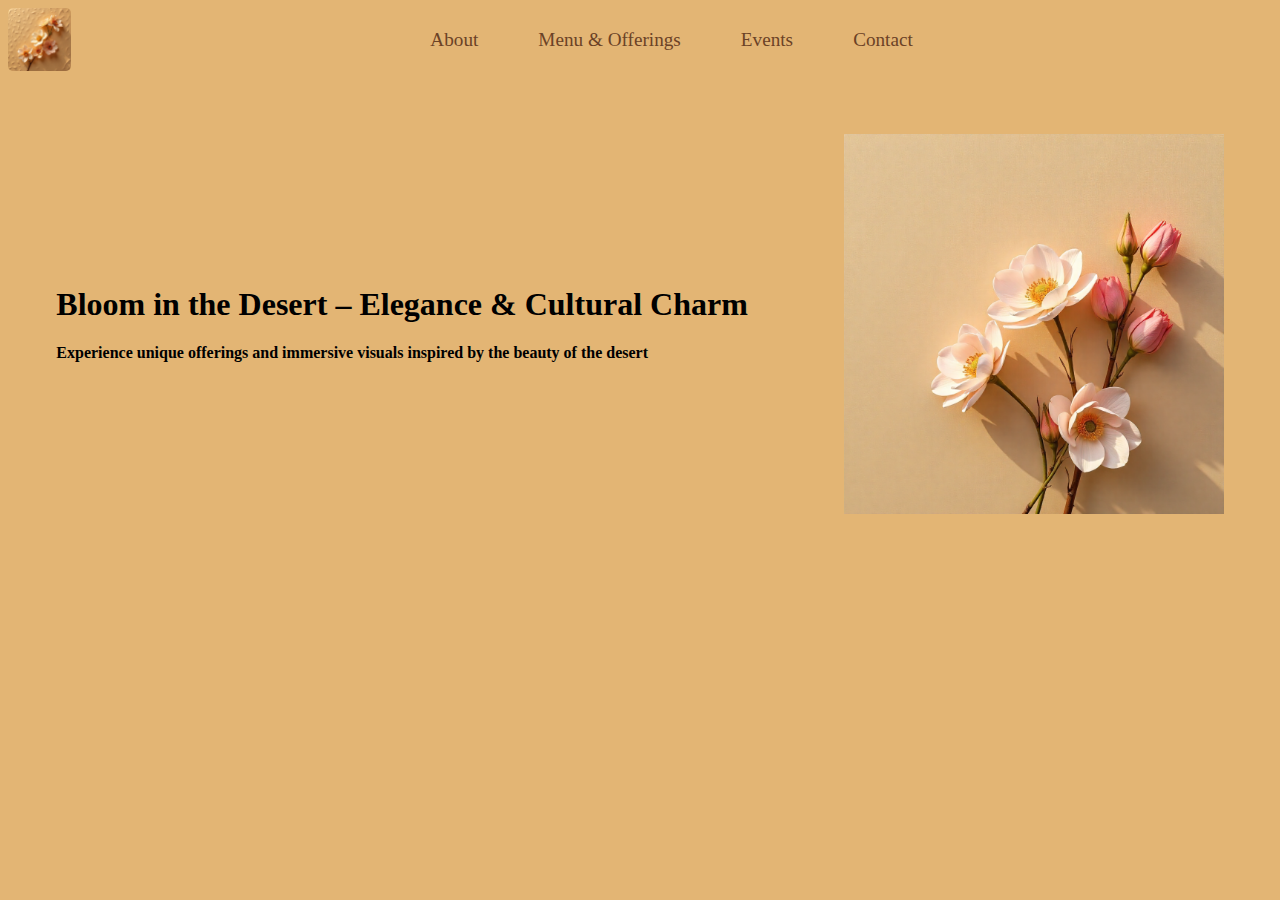
<file: index.html>
<!DOCTYPE html>
<html lang="en">
<head>
    <meta charset="UTF-8">
    <meta name="viewport" content="width=device-width, initial-scale=1.0">
    <link rel="stylesheet" href="style.css">
    <title>Bloom in the Desert</title>
</head>
<body>
    <!-- Start Navbar -->
     <nav>
        <div class="nav">
            <img src="bloom in desert.webp" alt="Bloom IN Desert">
            <div class="links">
                <a href="About.html" target="_blank">About</a>
                <a href="Offers.html" target="_blank">Menu & Offerings</a>
                <a href="Events.html" target="_blank">Events</a>
                <a href="Contact.html" target="_blank">Contact</a>
            </div>
        </div>
     </nav>
     <!-- End NavBar -->

      <!-- Start Header -->
       <header>
        <div class="Header">
            <div>
            <h1>Bloom in the Desert – Elegance & Cultural Charm</h1>
            <h4>Experience unique offerings and immersive visuals inspired by the beauty of the desert</h4>
            </div>
            <img src="header_picture.webp" alt="Bloom in the Desert">
        </div>
       </header>
       <!-- End Header -->
</body>
</html>
</file>
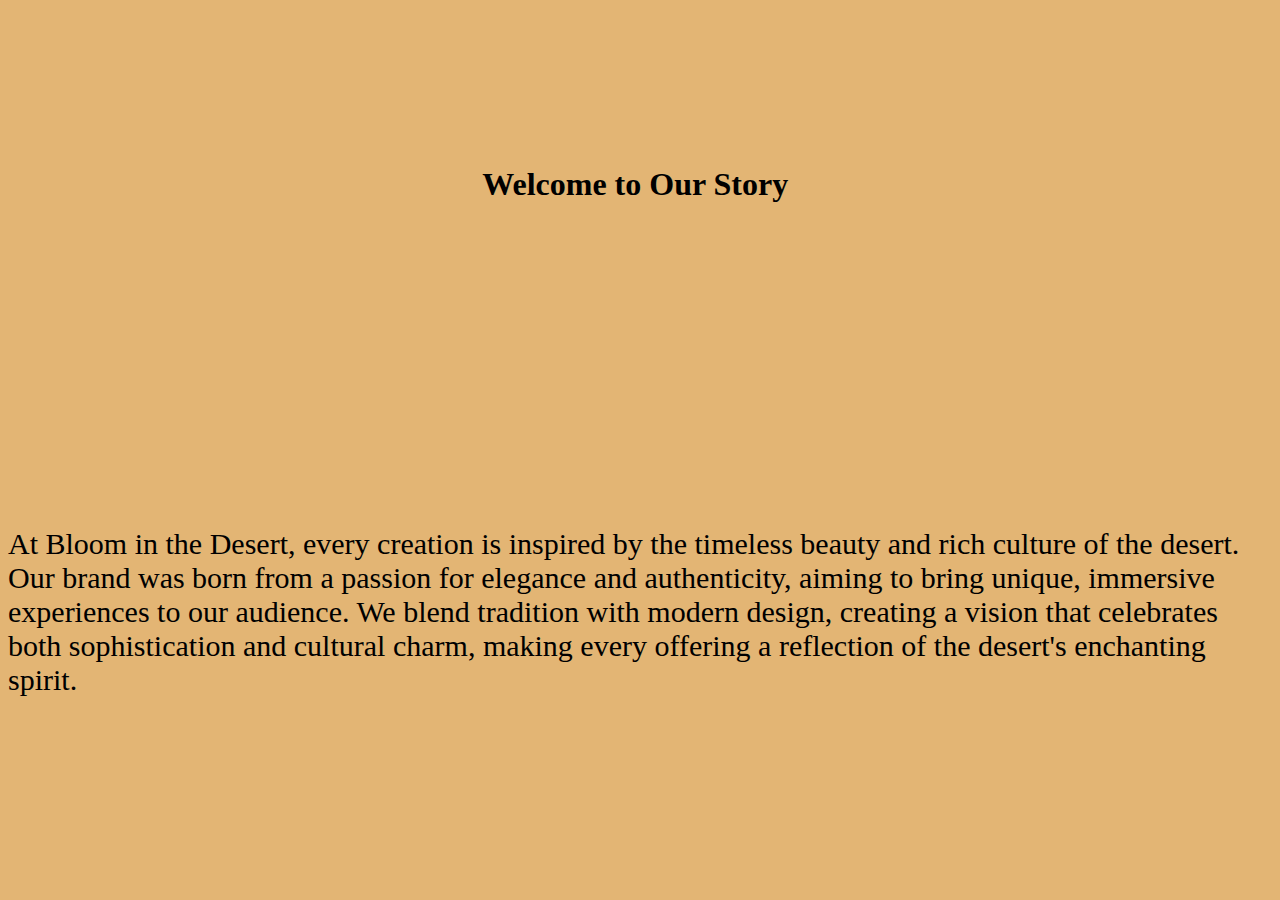
<file: About.html>
<!DOCTYPE html>
<html lang="en">
<head>
    <meta charset="UTF-8">
    <meta name="viewport" content="width=device-width, initial-scale=1.0">
    <link rel="stylesheet" href="styleAbout.css">
    <title>About Us</title>
</head>
<body>
    <div>
        <h1>Welcome to Our Story</h1>
        <p>At Bloom in the Desert, every creation is inspired by the timeless beauty and rich culture of the desert. Our brand was born from a passion for elegance and authenticity, aiming to bring unique, immersive experiences to our audience. We blend tradition with modern design, creating a vision that celebrates both sophistication and cultural charm, making every offering a reflection of the desert's enchanting spirit.</p>
    </div>
</body>
</html>
</file>
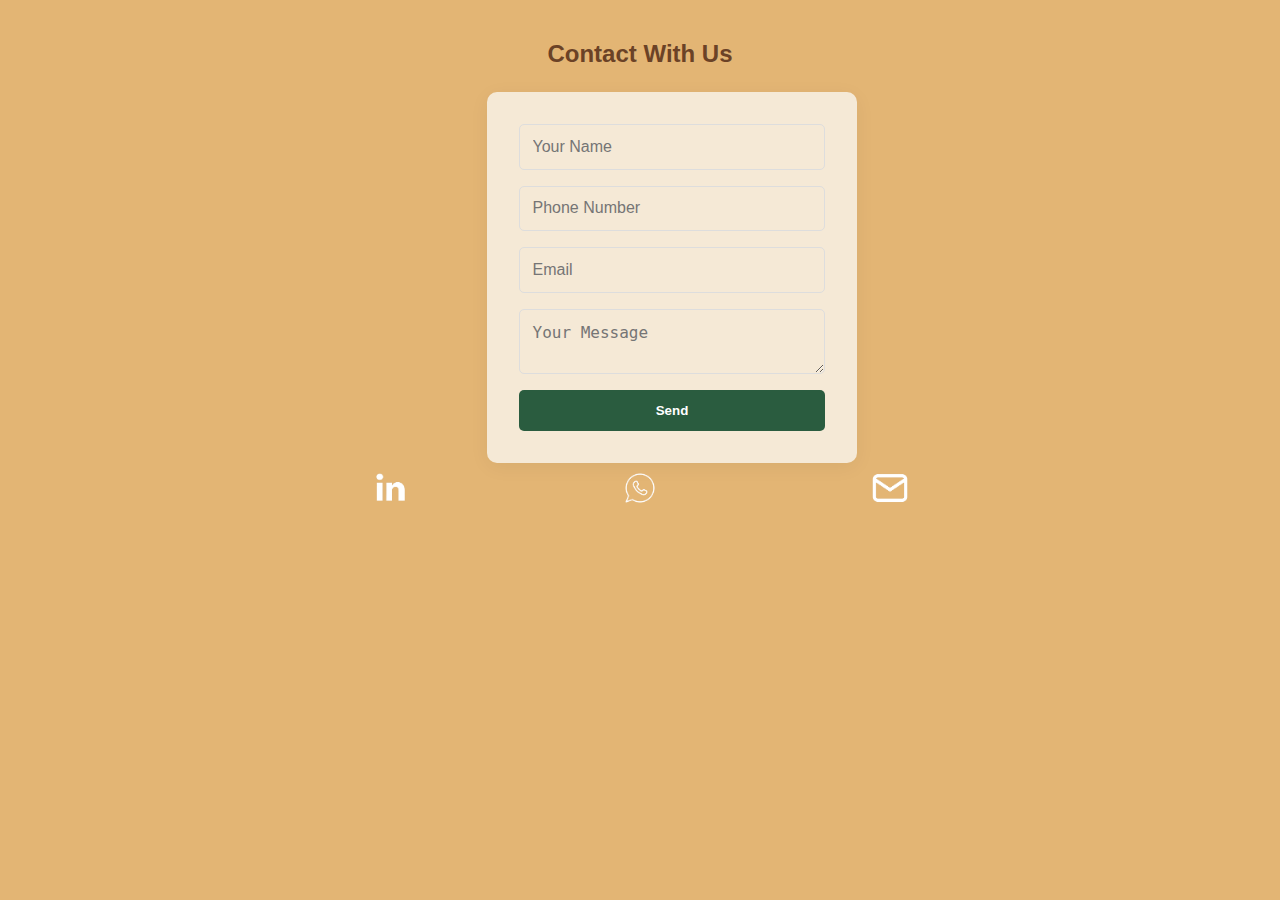
<file: Contact.html>
<!DOCTYPE html>
<html lang="en">
<head>
    <meta charset="UTF-8">
    <meta name="viewport" content="width=device-width, initial-scale=1.0">
    <link rel="stylesheet" href="contactStyle.css">
    <title>Contact Us</title>
</head>
<body>
<main>
     <!-- <h2>Find Us</h2> -->
         <!-- <div class="map-container">
            <iframe 
                src="#"
                width="600" 
                height="450" 
                style="border:0;" 
                allowfullscreen="" 
                loading="lazy">
            </iframe> 
        </div>  -->
          <!-- Please Send For Me The Link of Location and I Can add It to Appeaer in The Website -->
    
    
    <div class="cd">

<h2>Contact With Us</h2>
    <div>
    <form action="#" method="POST" class="form">
      <input type="text" name="name" placeholder="Your Name" required>
      <input type="number" name="phone_number" placeholder="Phone Number">
      <input type="email" name="email" placeholder="Email" required>
      <textarea name="message" placeholder="Your Message"></textarea>
      <button type="submit">Send</button>
    </form>
    </div>

<!-- Social Media Links -->

    <div class="social" >
        <a href="#"><img src="Linkedin.webp" alt="LinkedIn"></a>
        <a href="#"><img src="whatsapp.webp" alt="whatsapp"></a>
        <a href="#"><img src="email.webp" alt="LinkedIn"></a>
    </div>

    </div>

    
</main>
</body>
</html>
</file>
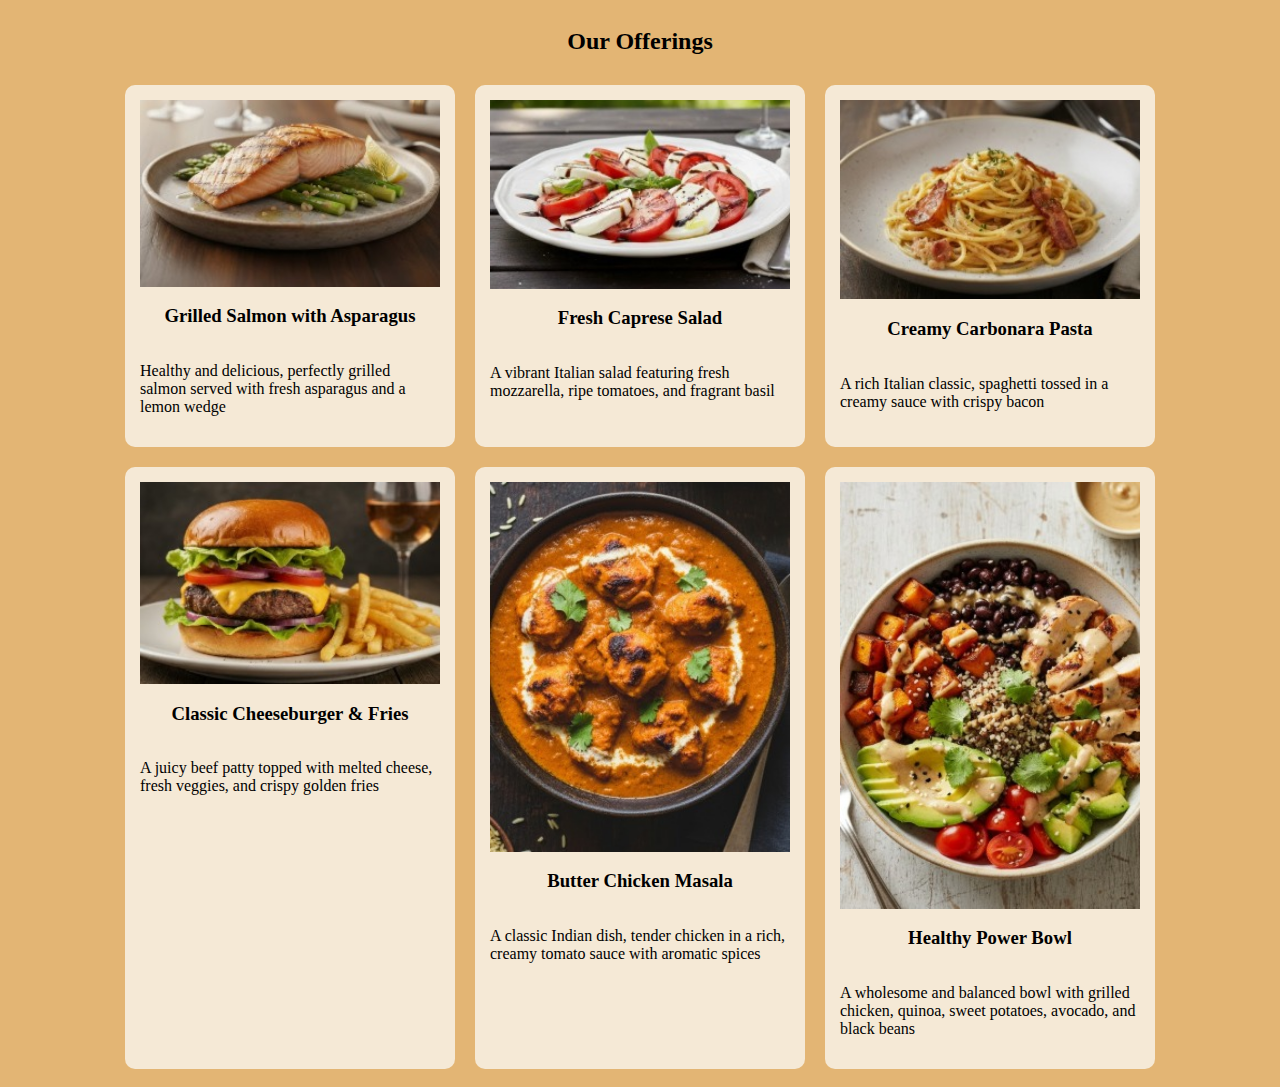
<file: Offers.html>
<!DOCTYPE html>
<html lang="en">
<head>
    <meta charset="UTF-8">
    <meta name="viewport" content="width=device-width, initial-scale=1.0">
    <link rel="stylesheet" href="styleOffers.css">
    <title>Menu & Offers</title>
</head>
<body>
    <main>
  <h2>Our Offerings</h2>
  <div class="menu-container">
    
    <!-- Card 1 -->
    <div class="menu-card">
      <img src="meal1.jpg" alt="Desert Decor">
      <h3>Grilled Salmon with Asparagus</h3>
      <p>Healthy and delicious, perfectly grilled salmon served with fresh asparagus and a lemon wedge</p>
    </div>

    <!-- Card 2 -->
    <div class="menu-card">
      <img src="meal2.jpg" alt="Luxury Accessories">
      <h3>Fresh Caprese Salad</h3>
      <p>A vibrant Italian salad featuring fresh mozzarella, ripe tomatoes, and fragrant basil</p>
    </div>

    <!-- Card 3 -->
    <div class="menu-card">
      <img src="meal3.jpg" alt="Special Collections">
      <h3>Creamy Carbonara Pasta</h3>
      <p>A rich Italian classic, spaghetti tossed in a creamy sauce with crispy bacon</p>
    </div>


    <!-- Card 4 -->
    <div class="menu-card">
      <img src="meal4.jpg" alt="Golden Collections">
      <h3>Classic Cheeseburger & Fries</h3>
      <p>A juicy beef patty topped with melted cheese, fresh veggies, and crispy golden fries</p>
    </div>



    <!-- Card 5 -->
    <div class="menu-card">
      <img src="meal5.jpg" alt="Classic Collections">
      <h3>Butter Chicken Masala</h3>
      <p>A classic Indian dish, tender chicken in a rich, creamy tomato sauce with aromatic spices</p>
    </div>




    <!-- Card 6 -->
    <div class="menu-card">
      <img src="meal6.jpg" alt="Black Collections">
      <h3>Healthy Power Bowl</h3>
      <p>A wholesome and balanced bowl with grilled chicken, quinoa, sweet potatoes, avocado, and black beans</p>
    </div>

  </div>
    </main>
</body>

</html>
</file>
<file: style.css>
:root{
    --main-color:#E3B574;
    --secondary-color:#6B4226;
    --third-color:#F5E9D6;
    --forth-color:#2A5C3F;
}


body{
    background-color: var(--main-color);
}


.nav{
    display: flex;
    justify-content: space-between;
    margin-bottom: 5%;
    animation: moveDown 1.5s ease-out;
}

.nav img{
    width: 5%;
    border-radius: 5px;
    
}

@keyframes moveDown{
    0%{
        transform: translateY(-100%);
        opacity: 0;
    }
    100%{
        transform: translateY(0);
        opacity: 1;
    }
}


.links{
    display: flex;
    width: 100%;
    justify-content: center;
    justify-self: center;
    gap: 5%;
    text-decoration: none;
    align-items: center;
}


.links a {
    text-decoration: none;
    color: var(--secondary-color);
    font-size: 1.5vw;
    transition: transform 1.5s ease-out ;
}

.links a:hover{
    color: var(--forth-color);
    transform: scale(1.2);
}




.Header {
    display: flex;
    justify-content: space-around;
    align-items: center;
}

.Header div{
    animation: left 2s ease-out;
}

@keyframes left{
    0%{
        transform: translateX(-200px);
    }
    100%{
        transform: translateX(0);
    }
}


.Header img{
    width: 30%;
    animation: right 2s ease-out;
}

@keyframes right{
    0%{
        transform: translateX(200px);
    }
    100%{
        transform: translateX(0);
    }
}


@media (max-width: 768px){
 .Header{
    flex-direction: column-reverse;
 }
 .Header img{
    width: 30vh;
 }

 .links a{
    font-size: 1.5vh;
 }

 .nav{
    margin-bottom: 25vh;
    margin-top: 2vh;
 }

 .nav img{
    width: 15vw;
 }


}
</file>
<file: styleAbout.css>
:root{
    --main-color:#E3B574 ;
}


body {
    background-color: var(--main-color);
}

div{
    display: flex;
    flex-direction: column;
    align-items: center;
    justify-content: space-around;
    width: 98vw;
    height: 95vh;
    
}

div h1{
    animation: down 2s ease-out;
}

@keyframes down {
    0%{
        transform: translateY(-200%);
    }
    100%{
        transform: translateY(0);
    }
}




@keyframes right {
    0%{
        transform: translateX(100%);
    }
    100%{
        transform: translateY(0);
    }
}
div p {
    font-size: 30px;
    animation: right 2s ease-in-out;
}



@media (max-width: 1024px) {
  div {
    width: 250px;
    font-size: 16px;
    padding: 15px;
  }
}



@media (max-width: 600px) {
  div {
    width: 90%;
    font-size: 14px;
    padding: 10px;
  }

  div p {
    width:100%;
    font-size: 28px;
  }
}
</file>
<file: contactStyle.css>
:root{
    --main-color: #E3B574;
    --secondary-color: #6B4226;
    --third-color: #F5E9D6;
    --forth-color: #2A5C3F;
    --card-bg: #fff;
    --shadow: 0 4px 20px #0000000d;
}

body {
    background-color: var(--main-color);
    font-family: Arial, Helvetica, sans-serif;
}

h2 {
    text-align: center;
    color: var(--secondary-color);
    margin-top: 2rem;
    margin-bottom: 1.5rem;
    animation: cards 1.5s ease-out;
}

.map-container {
    position: relative;
    width: 100%;
    padding-bottom: 56.25%; /* نسبة 16:9 */
    height: 0;
    overflow: hidden;
    margin-bottom: 2rem;
}

.map-container iframe {
    position: absolute;
    top: 0;
    left: 0;
    width: 100%;
    height: 100%;
    border: 0;
}


.form {
    display: flex;
    flex-direction: column;
    gap: 1rem;
    background-color: var(--third-color);
    box-shadow: var(--shadow);
    padding: 2rem;
    border-radius: 10px;
    max-width: 500px;
    width: 100%;
    animation: cards 1.5s ease-out;
}

.cd{
    display: flex;
    justify-content: center;
    flex-direction: column;
    align-items: center;
}

.form label {
    font-weight: bold;
    color: var(--third-color);
    animation: cards 1.5s ease-out;
}

.form input,
.form textarea {
    padding: 0.8rem;
    border: 1px solid #ddd;
    border-radius: 5px;
    font-size: 1rem;
    background-color: var(--third-color);
    animation: cards 1.5s ease-out;
}

input:focus + label {
    transform: translateY(-20px);
    color: #0077b6;
}

input:focus {
    outline-color: #0077b6;
}

.form button {
    background-color: var(--forth-color);
    color: #fff;
    border: none;
    padding: 0.8rem;
    border-radius: 5px;
    cursor: pointer;
    font-weight: 600;
    transition: background 0.3s;
}

.form button:hover {
    background: #005ecc;
}



.social{
    width: 100%;
    display: flex;
    justify-content: center;
    align-items: center;
    animation: cards 1.5s ease-out;
}

.social a{
    display: flex;
    justify-content: center;
    align-items: center;
}


.social img{
    width: 20%;
}





@keyframes cards {
  0% {
    transform: scale(0.1); 
    opacity: 0;            
  }
  100% {
    transform: scale(1);   
    opacity: 1;            
  }
}
</file>
<file: styleOffers.css>
:root{
    --main-color:#E3B574;
    --secondary-color:#6B4226;
    --third-color:#F5E9D6;
    --forth-color:#2A5C3F;
}

body{
    display: flex;
    justify-content: center;
    background-color: var(--main-color);
}

h2{
    display: flex;
    justify-content: center;
}

.menu-container{
    display: flex;
    flex-wrap: wrap;
    justify-content: center;
    animation: cards 2s ease-in;
}

.menu-card {
    width: 300px;
    margin: 10px;
    padding: 15px;
    background-color: var(--third-color);
    border-radius: 10px;
    transition: transform 0.3s ease, box-shadow 0.3s ease;
    display: flex;
    flex-direction: column;
    align-items: center;
}

.menu-card img{
    width:300px;
}

.menu-card:hover {
    transform: scale(1.05);
    box-shadow: 0 10px 20px #00000033;
}



@media (max-width:768px) {
    .menu-container{
        flex-direction: column;
    }
}



@keyframes cards {
  0% {
    transform: scale(0.1); 
    opacity: 0;            
  }
  100% {
    transform: scale(1);   
    opacity: 1;            
  }
}
</file>
